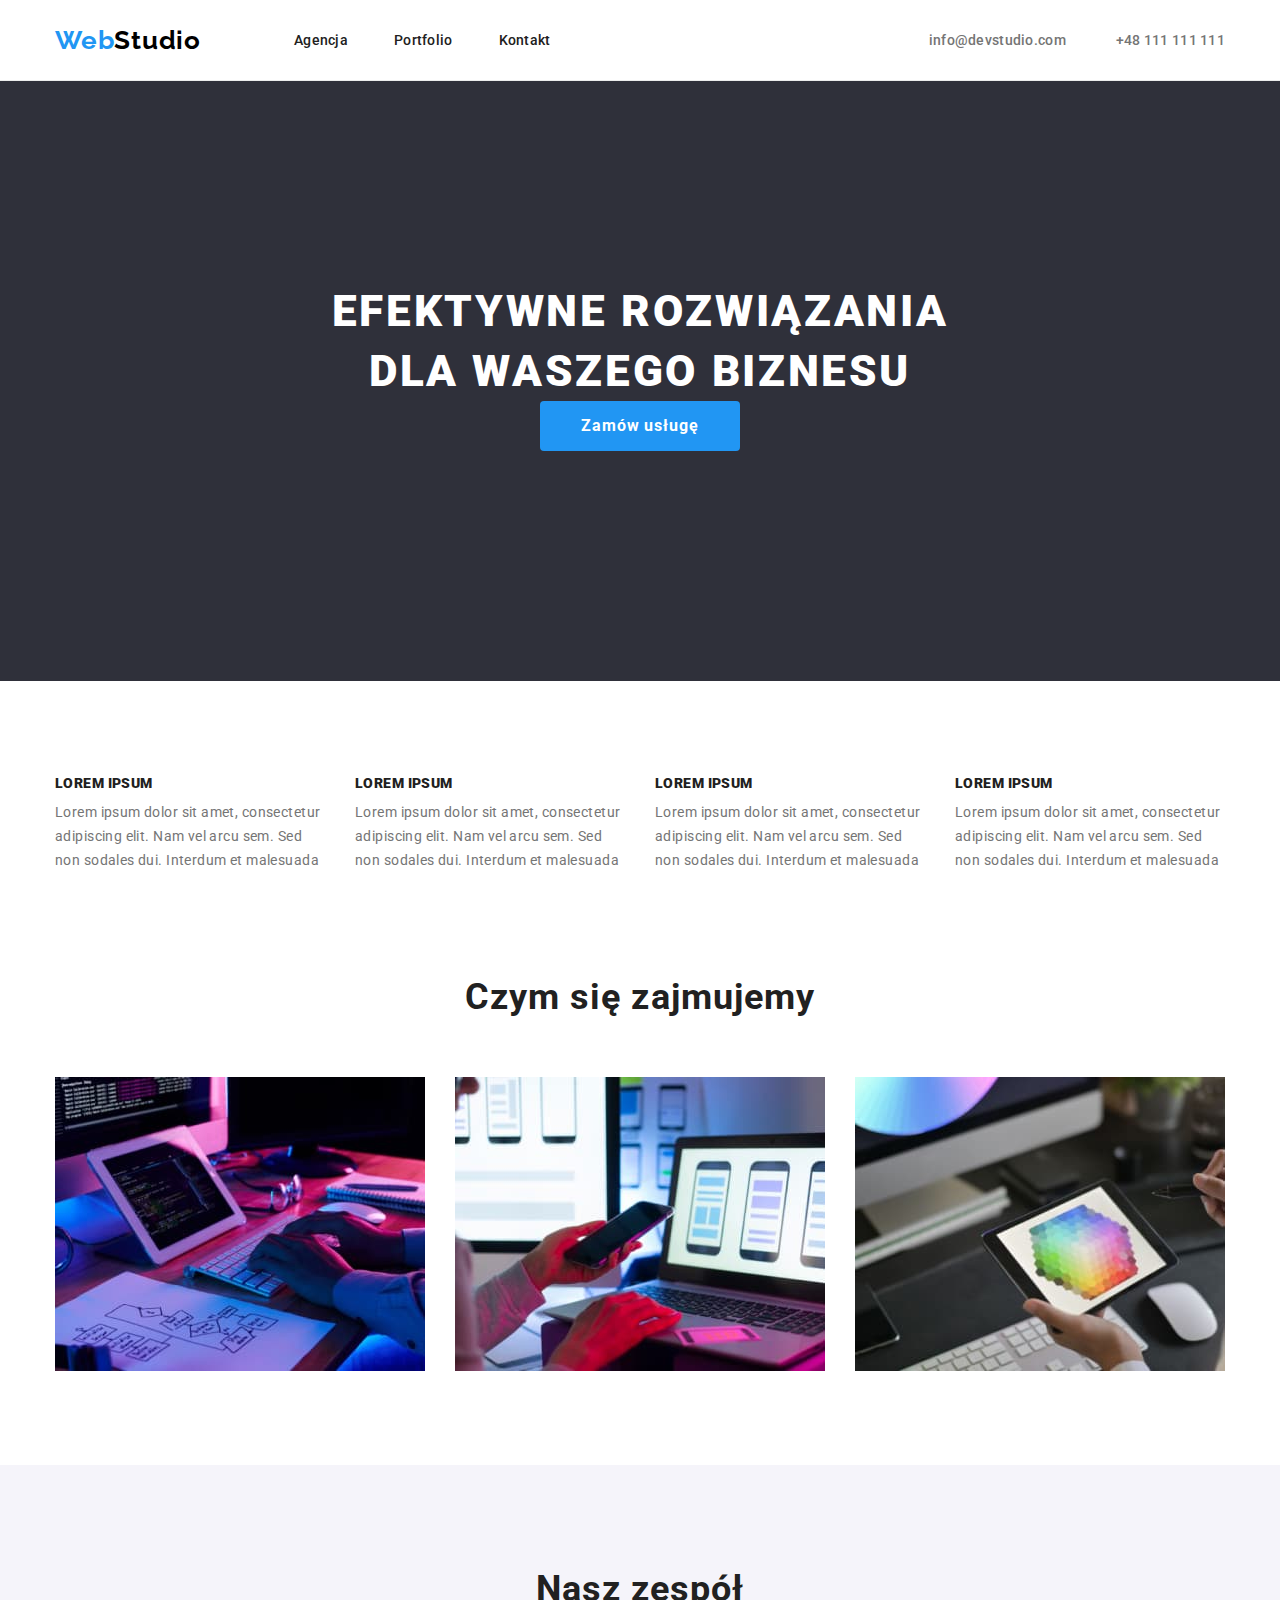
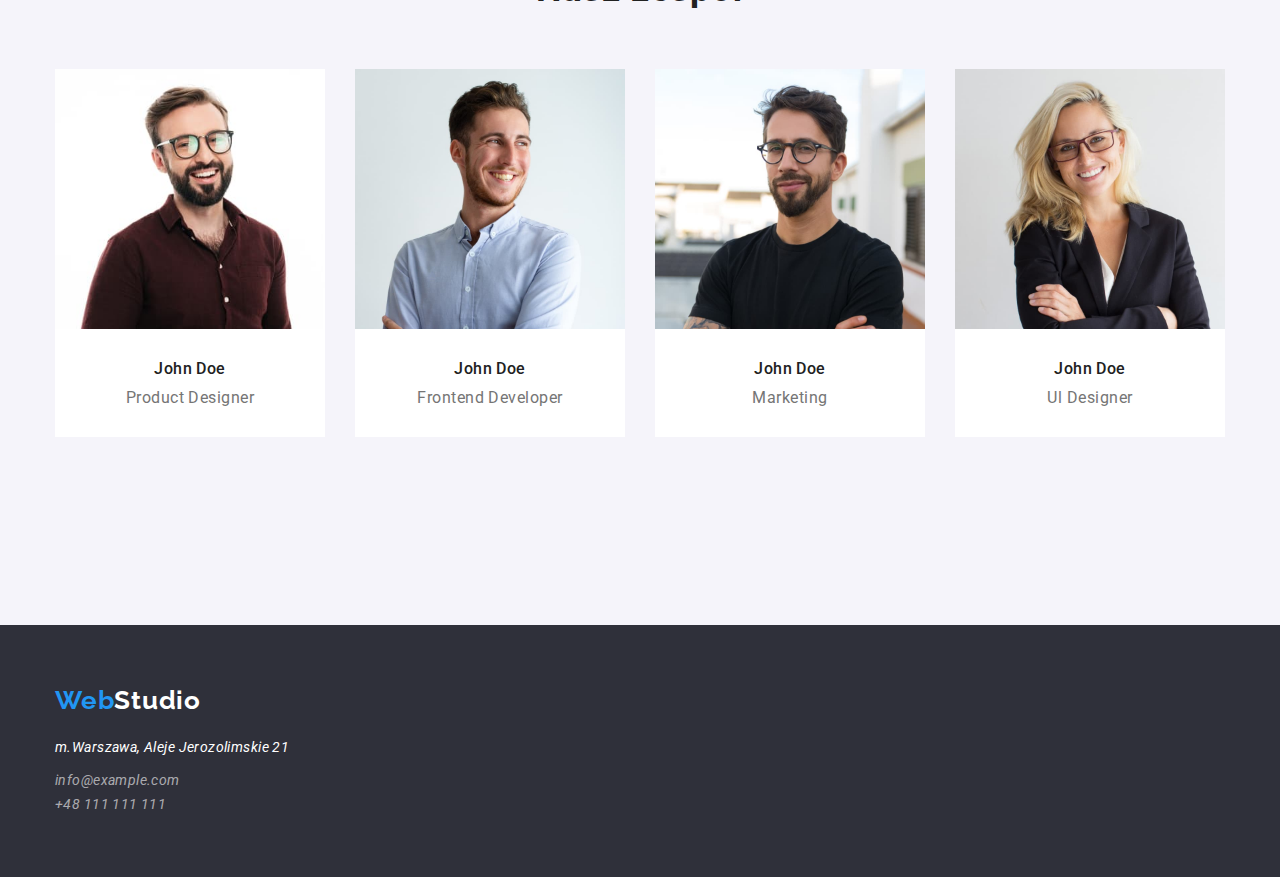
<file: index.html>
<!DOCTYPE html>
<html lang="en">

<head>
    <meta charset="UTF-8">
    <meta http-equiv="X-UA-Compatible" content="IE=edge">
    <meta name="viewport" content="width=device-width, initial-scale=1.0">
    <link rel="stylesheet" href="https://cdnjs.cloudflare.com/ajax/libs/modern-normalize/1.1.0/modern-normalize.min.css">
    <link rel="stylesheet" href="css/styles.css">
    <link rel="preconnect" href="https://fonts.googleapis.com">
    <link rel="preconnect" href="https://fonts.gstatic.com" crossorigin>
    <link href="https://fonts.googleapis.com/css2?family=Raleway:wght@700&family=Roboto:wght@400;500;700;900&display=swap"
        rel="stylesheet">
  
    <title>Web Studio</title>
</head>


<body>

<!--HEADER-->
   
    <header class="header">
    <div class="container">
        <!--navigation menu-->
        <nav class="navigation">
        <!--logo-->
            <a class="logo" href="index.html"><span class="accent">Web</span>Studio</a>
        
                <ul class="navigation-list">
                    <li class="navigation-list-item">
                        <a class="navigation-list-link" href="index.html">Agencja</a></li>
                    <li class="navigation-list-item">
                        <a class="navigation-list-link" href="portfolio.html">Portfolio</a></li>
                    <li class="navigation-list-item">
                        <a class="navigation-list-link" href="#">Kontakt</a></li>
                </ul>
        </nav>      
        <a class="address-mail-header" href="mailto:info@devstudio.com">info@devstudio.com</a>
        <a class="address-phone-header" href="tel:+48111111111">+48 111 111 111</a>
    </div>
    </header>
    <!--HERO-->
    <main>
        <section class="hero">
            <div class=" container-out">
                <div class="inside">
                <h1 class="main-headline">EFEKTYWNE ROZWIĄZANIA DLA WASZEGO BIZNESU</h1>
                <button class="modal-button" type="button">Zamów usługę</button>
            </div>
            </div>
        </section>

        <!--OUR STRENGHTS-->
        <section class="our-strenghts">
            <div class="container">
            <ul class="strenghts-list">
                <li class="strenghts-items">
                    <h4 class="strenghts-list-title"><b>LOREM IPSUM</b></h4>
                    <p class="strenghts-list-item">Lorem ipsum dolor sit amet, consectetur adipiscing elit. Nam vel arcu sem. Sed non sodales dui. Interdum et malesuada</p>
                </li>
                <li class="strenghts-items">
                    <h4 class="strenghts-list-title"><b>LOREM IPSUM</b></h4>
                    <p class="strenghts-list-item">Lorem ipsum dolor sit amet, consectetur adipiscing elit. Nam vel arcu sem. Sed non sodales dui. Interdum et malesuada</p>
                </li>
                <li class="strenghts-items">
                    <h4 class="strenghts-list-title"><b>LOREM IPSUM</b></h4>
                    <p class="strenghts-list-item">Lorem ipsum dolor sit amet, consectetur adipiscing elit. Nam vel arcu sem. Sed non sodales dui. Interdum et malesuada</p>
                </li>
                <li class="strenghts-items">
                    <h4 class="strenghts-list-title"><b>LOREM IPSUM</b></h4>
                    <p class="strenghts-list-item">Lorem ipsum dolor sit amet, consectetur adipiscing elit. Nam vel arcu sem. Sed non sodales dui. Interdum et malesuada</p>
                </li>
            </ul>
            </div>
        </section>

        <!--WHAT DO WE DO?-->
        <section class="what-do-we-do">
            <div class="container">
            <h2 class="headline">Czym się zajmujemy</h2>
            <ul class="img-list">
                <li class="img-list-item"><img src="images1/box1(1).jpg" alt="programowanie" width="370" height="294"> </li>
                <li class="img-list-item"><img src="images1/box2(1).jpg" alt="tworzenie aplikacji mobilnych" width="370" height="294"> </li>
                <li class="img-list-item"><img src="images1/box3(1).jpg" alt="projektowanie" width="370" height="294"> </li>
            </ul>
            </div>
        </section>
 
        <!--OUR TEAM-->
        <section class="our-team">
            <div class="container">
            <h2 class="headline">Nasz zespół</h2>
            <div class="cards-box">
            <ul class="img-list">
                <li class="img-list-item card">
                    <img src="images1/img(1).jpg" alt="zdjęcie profilowe Johna Doe" width="270" height="260">
                    <h3 class="photo-name">John Doe</h3>
                    <p class="job-description">Product Designer</p>
                </li>
                <li class="img-list-item card">
                    <img src="images1/img(2).jpg" alt=" zdjęcie profilowe Johna Doe" width="270" height="260">
                    <h3 class="photo-name">John Doe</h3>
                    <p class="job-description">Frontend Developer</p>
                </li>
                <li class="img-list-item card">
                    <img src="images1/img(3).jpg" alt=" zdjęcie profilowe Johna Doe" width="270" height="260">
                    <h3 class="photo-name">John Doe</h3>
                    <p class="job-description">Marketing</p>
                </li>
                <li class="img-list-item card">
                    <img src="images1/img(4).jpg" alt=" zdjęcie profilowe Johna Doe" width="270" height="260">
                    <h3 class="photo-name">John Doe</h3>
                    <p class="job-description">Ul Designer</p>
                </li>
            </ul>
            </div>
            </div>
        </section>
    </main>

    <!--ADDRESS-->
    <footer class="footer">
        
        <div class="container">
        <a class="footer-logo" href="index.html"><span class="accent">Web</span>Studio</a>
    
                <address class="address">
                    <ul class="address-list">
                        <li class="address-list-item">  
                            <p class="adress-paragraf">m.Warszawa, Aleje Jerozolimskie 21</p></li>
                       
                        <li class="address-list-item"> 
                            <a class="address-mail" href="mailto:info@example.com">info@example.com</a></li>
                        
                        <li class="address-list-item"> 
                            <a class="address-phone" href="tel:+48111111111">+48 111 111 111</a></li>
                    </ul>   
                </address>

        </div>
        
    </footer>
</body>

</html>
</file>
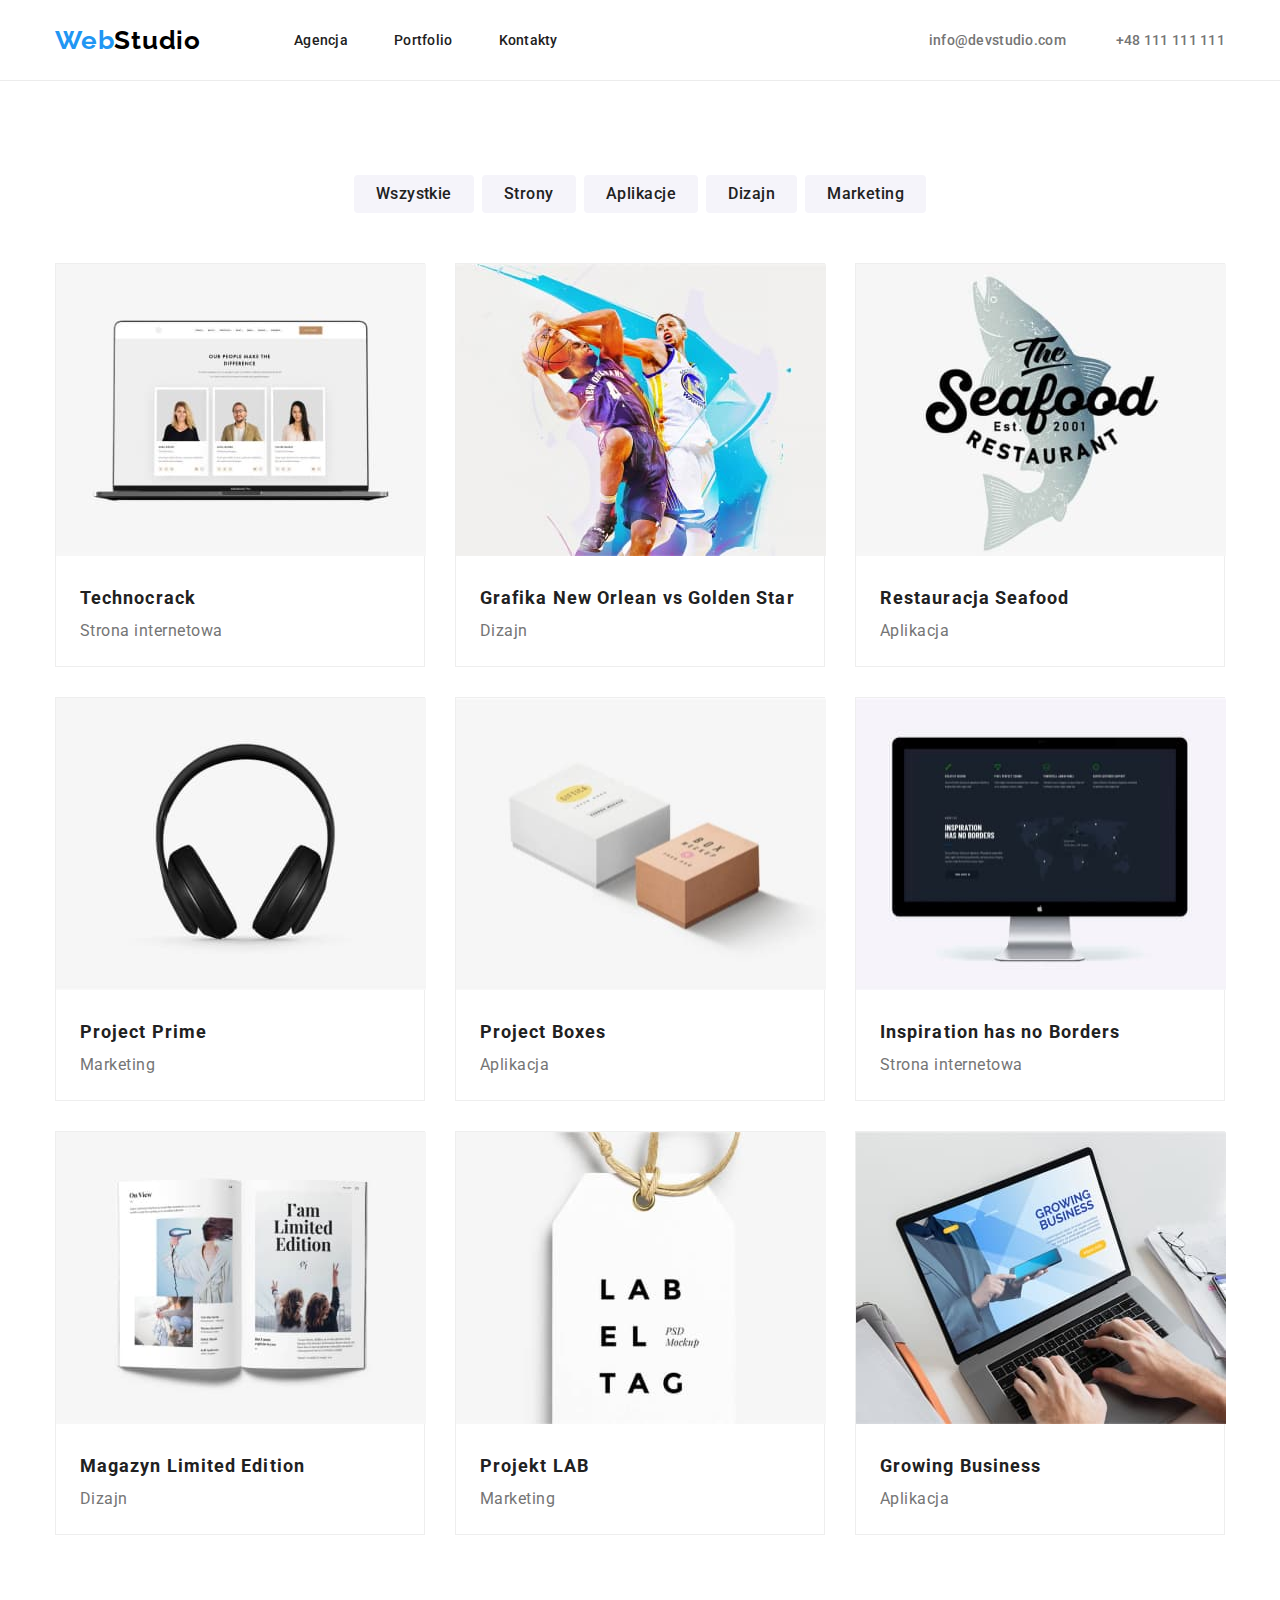
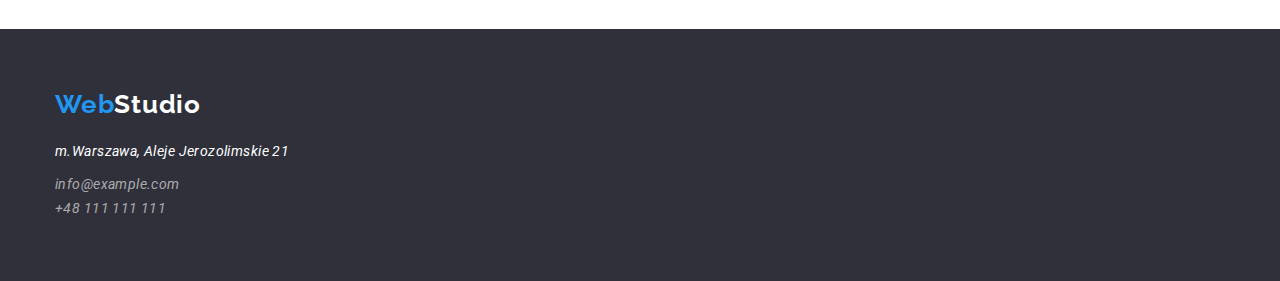
<file: portfolio.html>
<!DOCTYPE html>
<html lang="en">

<head>
    <meta charset="UTF-8">
    <meta http-equiv="X-UA-Compatible" content="IE=edge">
    <meta name="viewport" content="width=device-width, initial-scale=1.0">
    <link rel="stylesheet" href="https://cdnjs.cloudflare.com/ajax/libs/modern-normalize/1.1.0/modern-normalize.min.css">
    <link rel="stylesheet" href="css/styles.css">
    <link rel="preconnect" href="https://fonts.googleapis.com">
    <link rel="preconnect" href="https://fonts.gstatic.com" crossorigin>
    <link href="https://fonts.googleapis.com/css2?family=Raleway:wght@700&family=Roboto:wght@400;500;700;900&display=swap"
    rel="stylesheet">
    <title>Portfolio</title>
</head>

<body>
    <div>
    <!--HEADER-->
    <header class="header"> 
        <div class="container">
        <!--navigation menu-->
        <nav class="navigation"></nav>
        <a class="logo" href="index.html"><span class="accent">Web</span>Studio</a>
      
            <ul class="navigation-list">
                <li class="navigation-list-item">
                    <a class="navigation-list-link" href="index.html">Agencja</a></li>
                <li class="navigation-list-item">
                    <a class="navigation-list-link" href="portfolio.html">Portfolio</a></li>
                <li class="navigation-list-item">
                    <a class="navigation-list-link" href="#">Kontakty</a></li>
            </ul>
        </nav>
        <a class="address-mail-header" href="mailto:info@devstudio.com">info@devstudio.com</a>
        <a class="address-phone-header" href="tel:+48111111111">+48 111 111 111</a>
        </div>
    </header>
    
    <main>
        <!--buttons-->
        <div class="main-container">
        <section class="btn">
            <div class="btn-container">
            <ul class="btn-list">
                 <li class="btn-item">
                <button class="btn-nav" type="button">Wszystkie</button></li>
                <li class="btn-item">
                <button class="btn-nav" type="button">Strony</button></li>
                <li class="btn-item">
                <button class="btn-nav" type="button">Aplikacje</button></li>
                <li class="btn-item">
                <button class="btn-nav" type="button">Dizajn</button></li>
                <li class="btn-item">
                <button class="btn-nav" type="button">Marketing</button></li>
            </ul>
            </div>
        </section>
        
        <!--project's images-->

        <section class="portfolio">
         <div class="container">  
            <ul class="portfolio-list"> 
                <li class="portfolio-list-item">
                <img src="images/img1.jpg" alt="three profile photos on the laptop screen features two female and one male in the middle" width="370" height="291.62">
                <h3 class="project-headline">Technocrack</h3>
                <p class="project-type">Strona internetowa</p>
            </li>
            <li class="portfolio-list-item">
                <img src="images/img2.jpg" alt="two basketballplayers fighting for a ball" width="370" height="292">
                <h3 class="project-headline">Grafika New Orlean vs Golden Star</h3>
                <p class="project-type">Dizajn</p>
            </li>
            <li class="portfolio-list-item">
                <img src="images/img3.jpg" alt="Seafood restaurant logo" width="370" height="292">
                <h3 class="project-headline">Restauracja Seafood</h3>
                <p class="project-type">Aplikacja</p>
            </li>
            <li class="portfolio-list-item">
                <img src="images/img4.jpg" alt="black headphones" width="370" height="292">
                <h3 class="project-headline">Project Prime</h3>
                <p class="project-type">Marketing</p>
            </li>
            <li class="portfolio-list-item">
                <img src="images/img5.jpg" alt="two boxes one white one pink" width="370" height="292">
                <h3 class="project-headline">Project Boxes</h3>
                <p class="project-type">Aplikacja</p>
            </li>
            <li class="portfolio-list-item">
                <img src="images/img6.jpg" alt="black pc screen with some data on it" width="370" height="292">
                <h3 class="project-headline">Inspiration has no Borders</h3>
                <p class="project-type">Strona internetowa</p>
            </li>
            <li class="portfolio-list-item">
                <img src="images/img7.jpg" alt="open page of the magazine" width="370" height="292">
                <h3 class="project-headline">Magazyn Limited Edition</h3>
                <p class="project-type">Dizajn</p>
            </li>
            <li class="portfolio-list-item">
                <img src="images/img8.jpg" alt="label tag" width="370" height="292">
                <h3 class="project-headline">Projekt LAB</h3>
                <p class="project-type">Marketing</p>
            </li>
            <li class="portfolio-list-item">
                <img src="images/img9.jpg" alt="hands writing on the laptop keyboard, on the screen vissible headline growing business" width="370" height="291.62">
                <h3 class="project-headline">Growing Business</h3>
                <p class="project-type">Aplikacja</p>
            </li>
        </ul>
        </div>
        </section>
        
    </main>

    <!--ADDRESS-->
<footer class="footer">

    <div class="container">
        <a class="footer-logo" href="index.html"><span class="accent">Web</span>Studio</a>
            <address class="address">
            <ul class="address-list">
                <li class="address-list-item">
                    <p class="adress-paragraf">m.Warszawa, Aleje Jerozolimskie 21</p>
                </li>
                <li class="address-list-item">
                    <a class="address-mail" href="mailto:info@example.com">info@example.com</a>
                </li>
                <li class="address-list-item">
                    <a class="address-phone" href="tel:+48111111111">+48 111 111 111</a>
                </li>
            </ul>
        </address>

    </div>

</footer>
</body>

</html>
</file>
<file: css/styles.css>
:root {
    --main-font:'Roboto', sans-serif;
    --secondary-font:'Raleway', sans-serif;
    --main-color: #2196F3;
}

body {
    font-family: var(--main-font);
    color: #212121;
    
}

h1,h2,h3,h4,h5,h6 {
    margin: 0;
    padding: 0;
}

ul {
    margin: 0;
    padding: 0;
}

p {
    margin: 0;
    padding: 0;
}
img{
    display: block;
}
.container {
    width: 1200px;
    padding: 0 15px;
    align-items: center;
    margin: 0 auto;
}



/*########## COMPONENTS ##########*/

        
.logo,
.navigation-list-link,
.address-phone-header,
.address-mail-header,
.footer-logo,
.address-mail,
.address-phone{
    text-decoration: none;
    
    }
    
/*########## END OF COMPONENTS ##########*/

/* ########## HEADER ########## */

.header .container{
    display: flex;
    align-items: center;   
}
.navigation{
    display:flex;
}
.navigation-list{
    list-style: none; 
    display: flex;
    align-items: center; 
}
.logo {
    font-family: var(--secondary-font);
    font-size: 26px;
    font-weight: 700;
    line-height: 1.192;
    letter-spacing: 0.03em;
    color: black;
    margin-right: 93px;
    align-items: center; 
}  
.accent{
    color: var(--main-color);
}
.navigation-list-item:not(:last-child){
    margin-right: 46px;
}

.address-mail-header { 
    margin-left: auto;
    list-style: none; 
}
.address-phone-header{
    margin-left: 50px;
    list-style: none; 
}


.navigation-list-link,
.address-mail-header,
.address-phone-header{
    font-weight: 500;
    font-size: 14px;
    line-height: 1.143;
    letter-spacing: 0.02em;
    margin-bottom: 32px;
    margin-top: 32px;
} 
.navigation-list-link
{
    color:#212121;
}

.navigation-list-link:hover,
.navigation-list-link:focus,
.address-mail-header:hover,
.address-mail-header:focus,
.address-phone-header:hover,
.address-phone-header:focus{
    color:var(--main-color)
}
.address-mail-header,
.address-phone-header{
    color:#757575;
}
/* ##########  END HEADER ########## */

/* ########## HERO ########## */
.hero {
    background-color: #2F303A;
    height: 600px;
    align-items: center;
}
.inside{
    height: 200px;
    width: 694px;
    margin: 0 auto;
    display: block;
    padding-top: 200px;
}




.main-headline{
    font-size: 44px;
    font-weight: 900;
    line-height: 1.364;
    letter-spacing: 0.06em;
    text-align: center;
    color: #FFFFFF;

}

.modal-button{
    height: 50px;
    width: 200px;
    border-radius: 4px;
    border: 0px;
    padding: 10 41;
    font-size: 16px;
    font-weight: 700;
    line-height: 1.875;
    letter-spacing: 0.06em;
    color: #FFFFFF;
    background-color: var(--main-color);
    cursor: pointer;
    margin: 0 auto;
    display: block;   
}
    /* ##########  END HERO ########## */

/*############ OUR STRENGHTS #############*/

.our-strenghts .container {
    width: 1200px;
    display: flex;
    margin-top: 94px;
    margin-bottom: 94px;
}
.strenghts-list{
    display: flex;
    list-style: none;   
}
.strenghts-list > .strenghts-items:not(:last-child) {
    margin-right: 30px;
}
.strenghts-list-title{
    font-size: 14px;
    font-weight: 700;
    line-height: 1.143;
    letter-spacing: 0.03em;
    color:#212121;
    margin-bottom: 10px;
    list-style: none;
}
.strenghts-list-item{
    font-size: 14px;
    font-weight: 400;
    line-height: 1.714;
    letter-spacing: 0.03em;
    color: #757575; 

}


/*############ END OUR STRENGHTS #############*/

/* ############ WHAT DO WE DO ############*/

.what-do-we-do .container{
    width: 1200;
}
.img-list{
    display: flex;
    justify-content: space-between;
    list-style: none;
    margin-bottom: 94px;
}
.headline{
    font-size: 36px;
    font-weight: 700;
    line-height: 1.667;
    letter-spacing: 0.03em;
    text-align: center;
    color:#212121;
    margin-bottom: 50px;
}

/* ############ END WHAT DO WE DO ############*/
/* ########### OUR TEAM ############ */ 


.our-team {
    background-color: #F5F4FA;
}
.our-team .headline{
    padding-top: 94px;
}
.cards-box {

    display: flex;
    justify-content: center;
    margin: 0 auto;
    display: block;
    padding-bottom: 94px;
}

.card {
    height: 368px;
    width: 270px;
    background-color: #FFFFFF;
   
}
.img-list-item:not(:last-child) {
    margin-right: 30px;
}
.photo-name{
    font-size: 16px;
    font-weight: 500;
    line-height: 1.187;
    letter-spacing: 0.03em;
    color:#212121;
    text-align: center;
    margin: 0 auto;
    display: block;
    margin-top: 30px;
    margin-bottom: 10px;
}
.job-description{
    font-size: 16px;
    font-weight: 400;
    line-height: 1.187;
    letter-spacing: 0.03em;
    color:#757575;
    text-align: center;
    margin: 0 auto;
    display: block;
}

/* ########### END OUR TEAM ############ */ 
/*######### FOOTER ########### */

.footer 
{background-color: #2F303A;
display: flex;
align-items: center;
}
.footer .container{
    height: 252px;
}

  
.footer-logo{
    font-family: Raleway;
    font-size: 26px;
    font-style: normal;
    font-weight: 700;
    line-height: 1.192;
    letter-spacing: 0.03em;
    color:#FFFFFF;
    display: flex;
    margin: 0 auto;
    padding-top: 60px;
   
    
    
}
.address-list {
    display: flex;
    flex-direction: column;
    list-style: none;
    margin-top: 20px;
 
}


.adress-paragraf, .address-mail, .address-phone {  
    font-size: 14px;
    font-weight: 400;
    line-height: 1.714;
    letter-spacing: 0.03em;
}

.adress-paragraf{
    color: #FFFFFF;
    margin-bottom: 9px;
}
.address-mail{
    margin-bottom: 9px;
}
.address-mail, .address-phone {
    color: rgba(255, 255, 255, 0.6);
    
}
/*######### END FOOTER ########### */

/* ############# PORTFOLIO ############*/

.header {
    border-bottom: 1px solid #ECECEC;
}



/* ############# BUTTONS ############*/


.btn-list {
    list-style: none;
    display: flex;
    align-items: center;
    justify-content: center;
    margin-top: 94px;
    margin-bottom: 50px;
    
}
.btn-nav{ 
    font-family: Roboto;
    font-size: 16px;
    font-weight: 500;
    line-height: 1.625;
    letter-spacing: 0.03em;
    text-align: center;
    color: #212121;
    background-color: #F5F4FA;
    cursor: pointer;
    border-radius: 4px;
    border: 0px;
    padding: 6px 22px;
    justify-content: center;

}
.btn-list >.btn-item:not(:last-child) {
    margin-right: 8px;
}
.btn-nav:hover {
    color: #FFFFFF;
    background-color: var(--main-color);
}


/* ############# END BUTTONS ###########*/
/* ####### PROJECT'S IMAGES #########*/

    
.portfolio-list{
    list-style: none;
    display: flex;
    flex-wrap: wrap;
    margin-left: -30px;
    margin-top: -30px; 
    padding-bottom: 94px;
    justify-content: center;
}

.portfolio-list-item{
    height: 404px;
    width: 370px;
    border: 1px solid #EEEEEE;
    margin-left: 30px;
    margin-top: 30px; 
    flex-basis: calc (100% / 3 - 30px);
    align-items: center;
}
.project-headline {
    font-family: Roboto;
    font-size: 18px;
    font-style: normal;
    font-weight: 700;
    line-height: 2;
    letter-spacing: 0.06em;
    text-align: left;
    padding-left: 24px;
    padding-top: 24px; 
}

.project-type {
    font-family: Roboto;
    font-size: 16px;
    font-style: normal;
    font-weight: 400;
    line-height: 30px;
    letter-spacing: 0.03em;
    text-align: left;
    color: #757575;
    padding-left: 24px;
}


/* ####### PROJECT'S IMAGES #########*/
</file>
